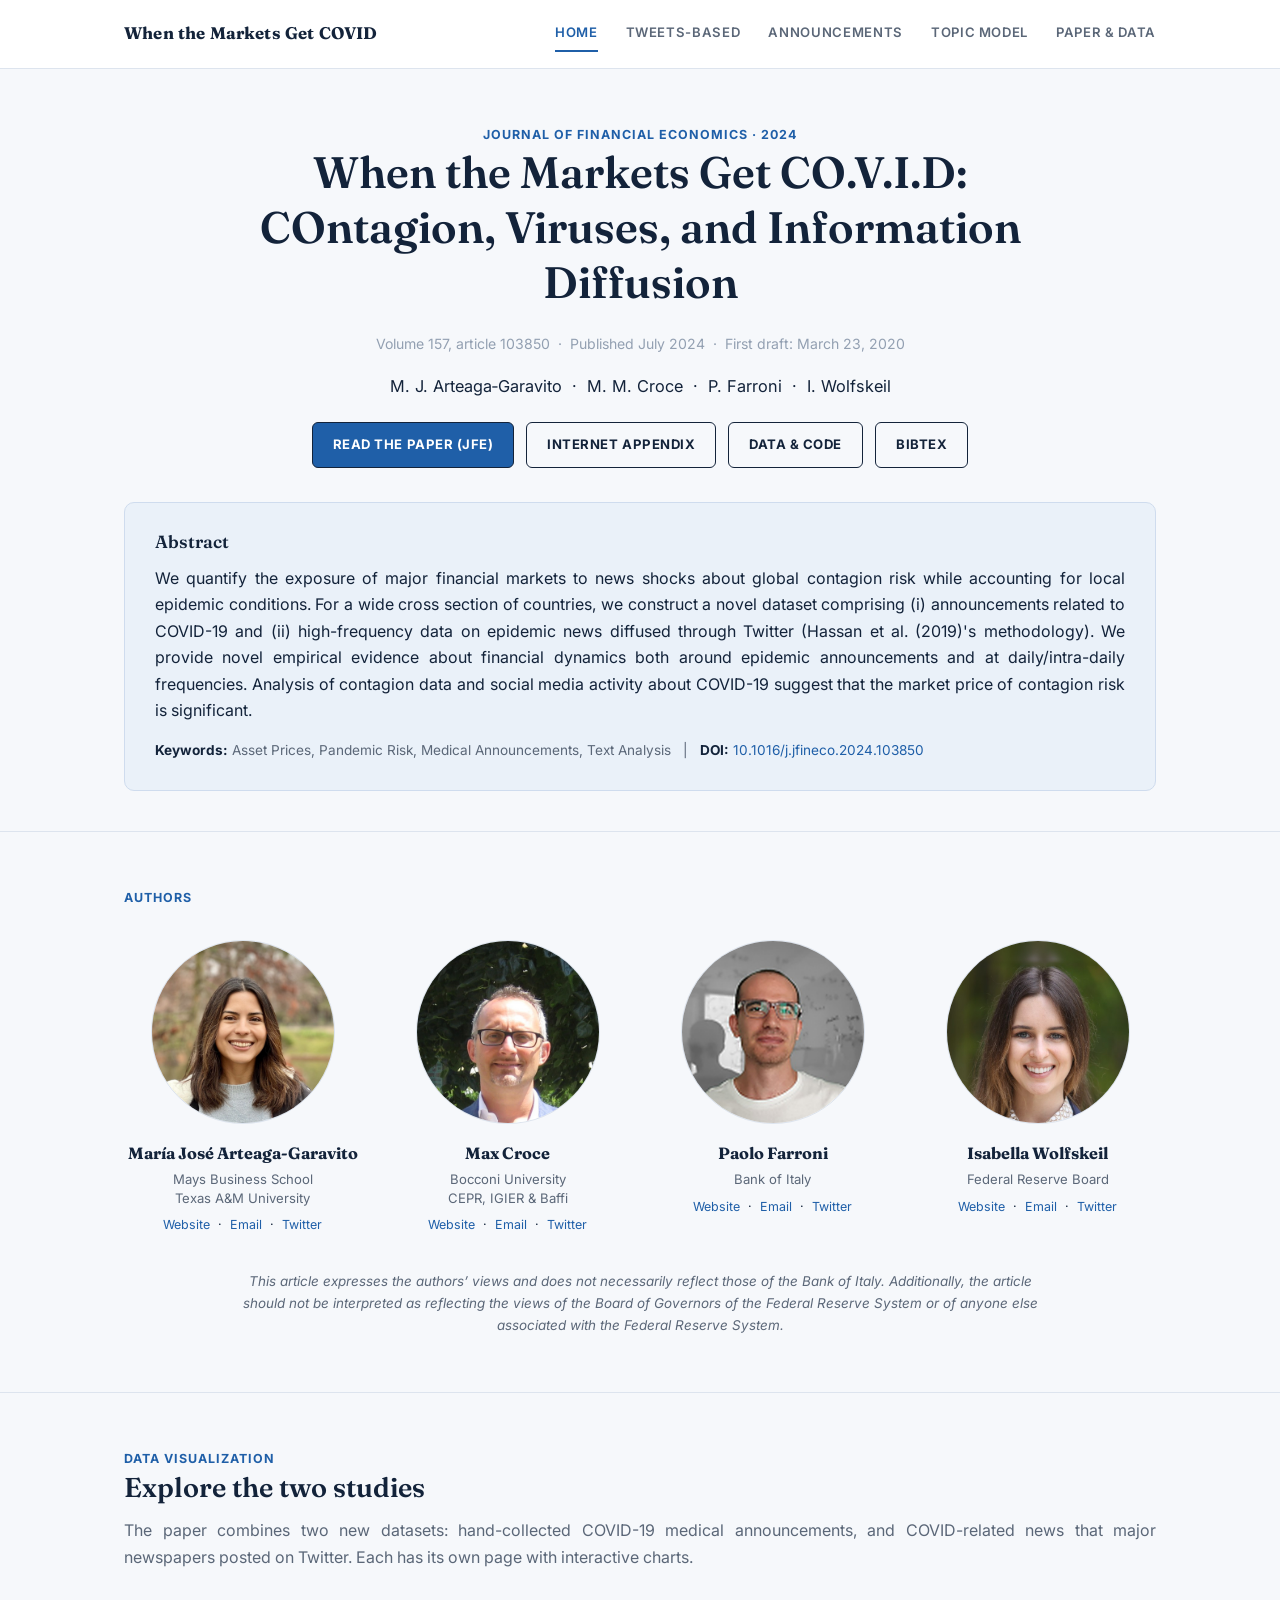
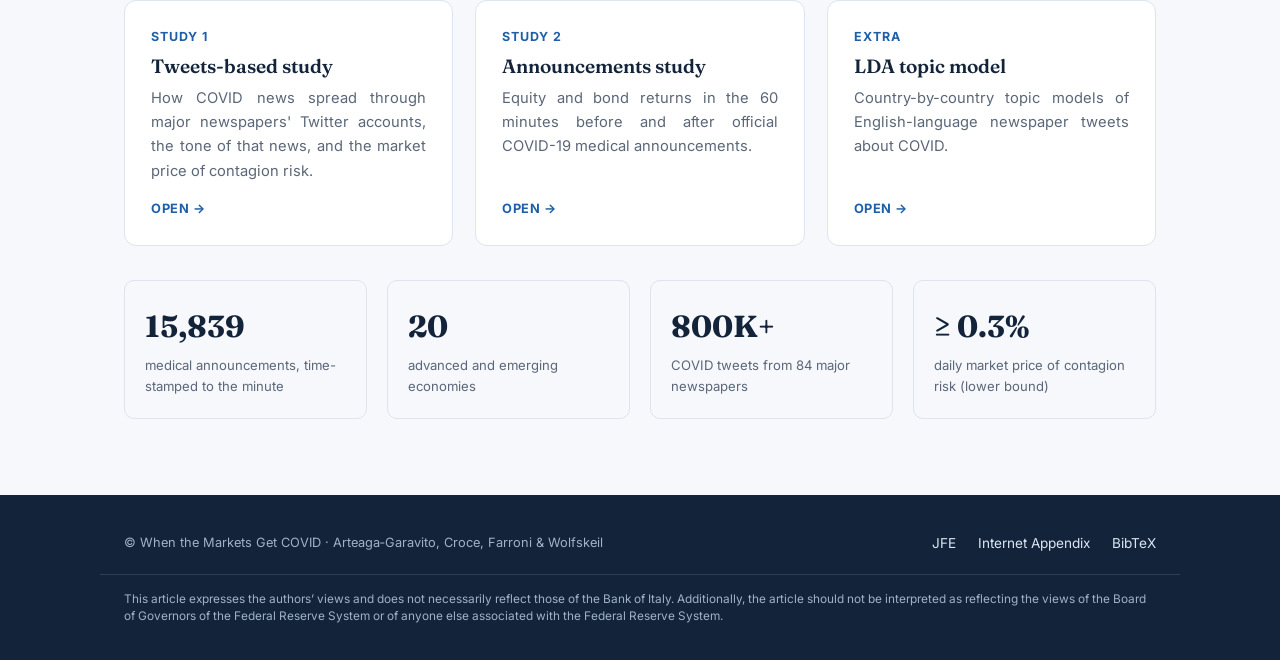
<file: index.html>
<!doctype html>
<html lang="en">
<head>
<meta charset="utf-8">
<meta name="viewport" content="width=device-width, initial-scale=1">
<title>When the Markets Get COVID</title>
<meta name="description" content="When the Markets Get CO.V.I.D: COntagion, Viruses, and Information Diffusion — Arteaga-Garavito, Croce, Farroni &amp; Wolfskeil. Journal of Financial Economics 157 (2024).">
<meta property="og:title" content="When the Markets Get CO.V.I.D">
<meta property="og:description" content="Medical announcements, Twitter-based contagion news, and the market price of viral contagion risk. Journal of Financial Economics (2024).">
<meta property="og:url" content="https://when-markets-get-covid.github.io/">
<link rel="icon" href="assets/img/favicon.svg" type="image/svg+xml">
<link rel="preconnect" href="https://fonts.googleapis.com">
<link rel="preconnect" href="https://fonts.gstatic.com" crossorigin>
<link href="https://fonts.googleapis.com/css2?family=Fraunces:opsz,wght@9..144,400;9..144,600;9..144,700&family=Inter:wght@400;500;600;700&display=swap" rel="stylesheet">
<link rel="stylesheet" href="assets/css/style.css">
</head>
<body>

<header class="site-header">
  <div class="header-inner">
    <a class="brand" href="index.html" style="text-decoration:none;">
      <span class="brand-text"><div class="brand-title">When the Markets Get COVID</div></span>
    </a>
    <nav class="site-nav">
      <a href="index.html" class="active">Home</a>
      <a href="tweets.html">Tweets-based</a>
      <a href="announcements.html">Announcements</a>
      <a href="topics.html">Topic Model</a>
      <a href="data.html">Paper &amp; Data</a>
    </nav>
  </div>
</header>

<section class="hero hero-center">
  <div class="container">
    <div class="eyebrow">Journal of Financial Economics &middot; 2024</div>
    <h1>When the Markets Get CO.V.I.D: COntagion, Viruses, and Information Diffusion</h1>
    <div class="dateline">Volume 157, article 103850 &nbsp;&middot;&nbsp; Published July 2024 &nbsp;&middot;&nbsp; First draft: March 23, 2020</div>

    <div class="authorline">
      M. J. Arteaga&#8209;Garavito &nbsp;&middot;&nbsp;
      M. M. Croce &nbsp;&middot;&nbsp;
      P. Farroni &nbsp;&middot;&nbsp;
      I. Wolfskeil
    </div>

    <div class="btn-row">
      <a class="btn solid" href="https://doi.org/10.1016/j.jfineco.2024.103850" target="_blank" rel="noopener">Read the Paper (JFE)</a>
      <a class="btn outline" href="assets/docs/Internet_Appendix.pdf" target="_blank" rel="noopener">Internet Appendix</a>
      <a class="btn outline" href="data.html#data">Data &amp; Code</a>
      <a class="btn outline" href="data.html#bibtex">BibTeX</a>
    </div>

    <div class="card abstract-card">
      <h3>Abstract</h3>
      <p class="justify">We quantify the exposure of major financial markets to news shocks about global contagion risk while accounting for local epidemic conditions. For a wide cross section of countries, we construct a novel dataset comprising (i) announcements related to COVID-19 and (ii) high-frequency data on epidemic news diffused through Twitter (Hassan et al. (2019)'s methodology). We provide novel empirical evidence about financial dynamics both around epidemic announcements and at daily/intra-daily frequencies. Analysis of contagion data and social media activity about COVID-19 suggest that the market price of contagion risk is significant.</p>
      <div class="keywords">
        <strong>Keywords:</strong> Asset Prices, Pandemic Risk, Medical Announcements, Text Analysis &nbsp;&nbsp;|&nbsp;&nbsp;
        <strong>DOI:</strong> <a href="https://doi.org/10.1016/j.jfineco.2024.103850" target="_blank" rel="noopener">10.1016/j.jfineco.2024.103850</a>
      </div>
    </div>
  </div>
</section>

<section class="page-section" id="authors">
  <div class="container">
    <div class="eyebrow">Authors</div>

    <div class="authors-grid">
      <div class="author-card">
        <div class="author-photo"><img src="assets/img/authors/majo.jpg" alt="María José Arteaga-Garavito"></div>
        <div class="author-name">María José Arteaga&#8209;Garavito</div>
        <div class="author-role">Mays Business School<br>Texas A&amp;M University</div>
        <div class="author-links">
          <a href="https://majoarteaga.github.io/" target="_blank" rel="noopener">Website</a> &middot;
          <a href="mailto:maria.arteaga@tamu.edu">Email</a> &middot;
          <a href="https://twitter.com/MajoArteaga" target="_blank" rel="noopener">Twitter</a>
        </div>
      </div>

      <div class="author-card">
        <div class="author-photo"><img src="assets/img/authors/max.jpg" alt="Max Croce"></div>
        <div class="author-name">Max Croce</div>
        <div class="author-role">Bocconi University<br>CEPR, IGIER &amp; Baffi</div>
        <div class="author-links">
          <a href="https://mmcroce.com/" target="_blank" rel="noopener">Website</a> &middot;
          <a href="mailto:mmc287@gmail.com">Email</a> &middot;
          <a href="https://twitter.com/MCroce_MacroFin" target="_blank" rel="noopener">Twitter</a>
        </div>
      </div>

      <div class="author-card">
        <div class="author-photo"><img src="assets/img/authors/paolo.jpg" alt="Paolo Farroni"></div>
        <div class="author-name">Paolo Farroni</div>
        <div class="author-role">Bank of Italy</div>
        <div class="author-links">
          <a href="https://sites.google.com/view/paolofarroni/home" target="_blank" rel="noopener">Website</a> &middot;
          <a href="mailto:Paolo.Farroni@bancaditalia.it">Email</a> &middot;
          <a href="https://twitter.com/Pfarroni1" target="_blank" rel="noopener">Twitter</a>
        </div>
      </div>

      <div class="author-card">
        <div class="author-photo"><img src="assets/img/authors/isabella.jpg" alt="Isabella Wolfskeil"></div>
        <div class="author-name">Isabella Wolfskeil</div>
        <div class="author-role">Federal Reserve Board</div>
        <div class="author-links">
          <a href="https://sites.google.com/view/wolfskeil/research" target="_blank" rel="noopener">Website</a> &middot;
          <a href="mailto:isabella.m.wolfskeil@frb.gov">Email</a> &middot;
          <a href="https://twitter.com/WolfskeilI" target="_blank" rel="noopener">Twitter</a>
        </div>
      </div>
    </div>

    <p class="disclaimer">This article expresses the authors&rsquo; views and does not necessarily reflect those of the Bank of Italy. Additionally, the article should not be interpreted as reflecting the views of the Board of Governors of the Federal Reserve System or of anyone else associated with the Federal Reserve System.</p>
  </div>
</section>

<section class="page-section">
  <div class="container">
    <div class="eyebrow">Data Visualization</div>
    <h2 class="section-title">Explore the two studies</h2>
    <p class="section-intro">The paper combines two new datasets: hand-collected COVID-19 medical announcements, and COVID-related news that major newspapers posted on Twitter. Each has its own page with interactive charts.</p>

    <div class="study-grid">
      <a class="study-card" href="tweets.html">
        <div class="eyebrow">Study 1</div>
        <h3>Tweets-based study</h3>
        <p>How COVID news spread through major newspapers' Twitter accounts, the tone of that news, and the market price of contagion risk.</p>
        <span class="go">Open &rarr;</span>
      </a>
      <a class="study-card" href="announcements.html">
        <div class="eyebrow">Study 2</div>
        <h3>Announcements study</h3>
        <p>Equity and bond returns in the 60 minutes before and after official COVID-19 medical announcements.</p>
        <span class="go">Open &rarr;</span>
      </a>
      <a class="study-card" href="topics.html">
        <div class="eyebrow">Extra</div>
        <h3>LDA topic model</h3>
        <p>Country-by-country topic models of English-language newspaper tweets about COVID.</p>
        <span class="go">Open &rarr;</span>
      </a>
    </div>

    <div class="stat-strip">
      <div class="stat-box"><div class="stat-num">15,839</div><div class="stat-label">medical announcements, time-stamped to the minute</div></div>
      <div class="stat-box"><div class="stat-num">20</div><div class="stat-label">advanced and emerging economies</div></div>
      <div class="stat-box"><div class="stat-num">800K+</div><div class="stat-label">COVID tweets from 84 major newspapers</div></div>
      <div class="stat-box"><div class="stat-num">&ge; 0.3%</div><div class="stat-label">daily market price of contagion risk (lower bound)</div></div>
    </div>
  </div>
</section>

<footer class="site-footer">
  <div class="footer-inner">
    <div class="footer-note">&copy; When the Markets Get COVID &middot; Arteaga&#8209;Garavito, Croce, Farroni &amp; Wolfskeil</div>
    <div>
      <a href="https://doi.org/10.1016/j.jfineco.2024.103850" target="_blank" rel="noopener">JFE</a>
      <a href="assets/docs/Internet_Appendix.pdf" target="_blank" rel="noopener">Internet Appendix</a>
      <a href="data.html#bibtex">BibTeX</a>
    </div>
  </div>
  <div class="footer-disclaimer">This article expresses the authors&rsquo; views and does not necessarily reflect those of the Bank of Italy. Additionally, the article should not be interpreted as reflecting the views of the Board of Governors of the Federal Reserve System or of anyone else associated with the Federal Reserve System.</div>
</footer>

<script src="assets/js/main.js"></script>
</body>
</html>
</file>
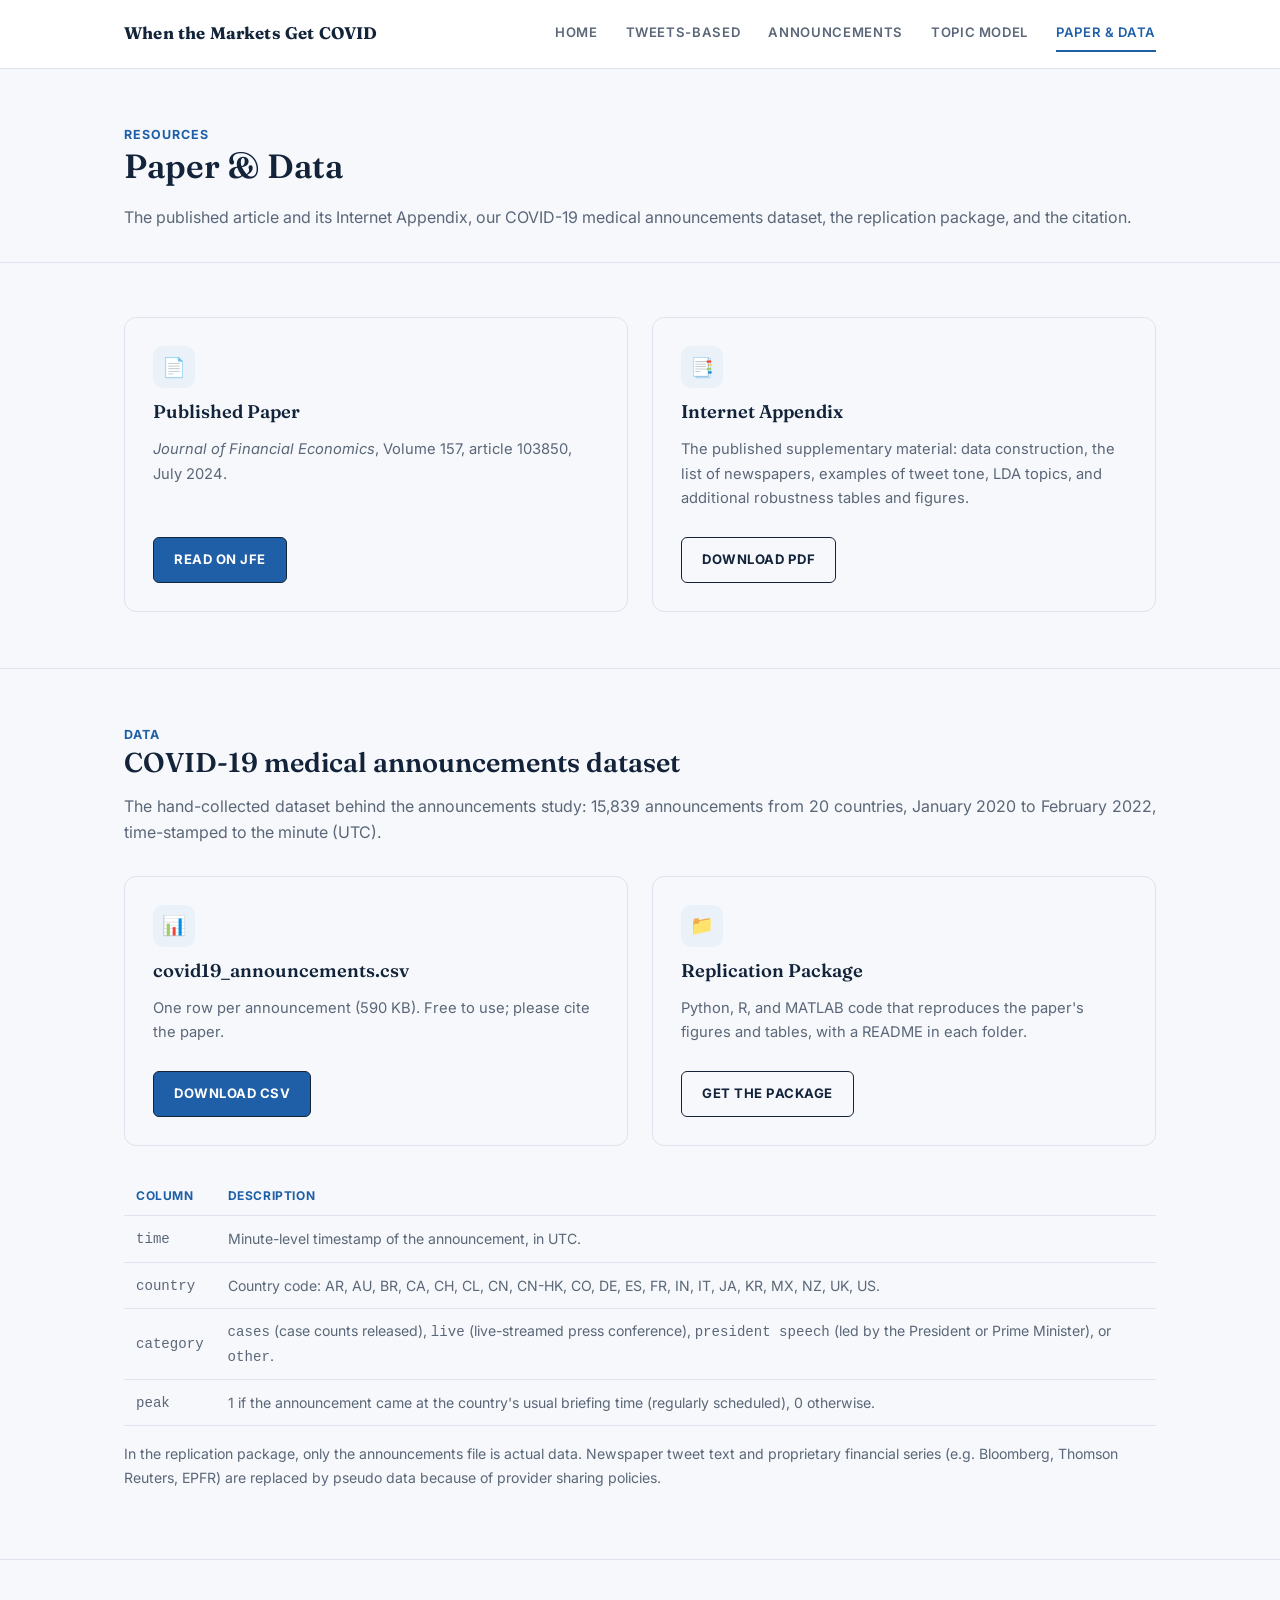
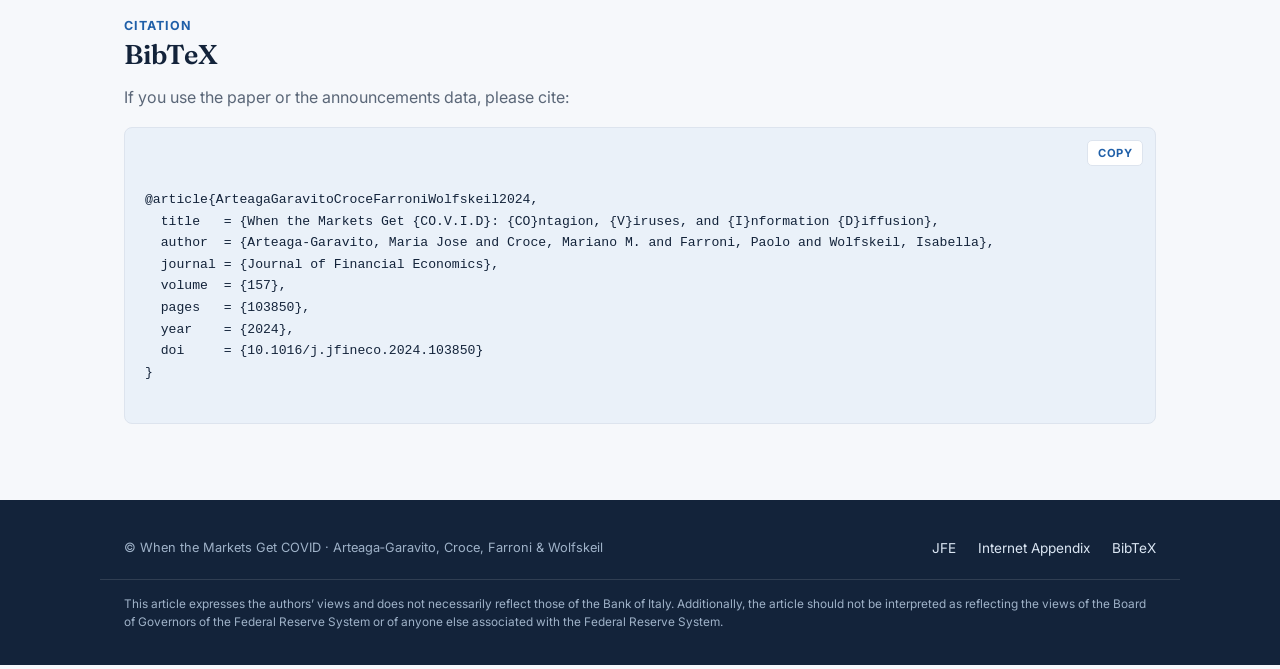
<file: data.html>
<!doctype html>
<html lang="en">
<head>
<meta charset="utf-8">
<meta name="viewport" content="width=device-width, initial-scale=1">
<title>Paper &amp; Data — When the Markets Get COVID</title>
<meta name="description" content="The published paper (Journal of Financial Economics, 2024), its Internet Appendix, the COVID-19 announcements dataset, the replication package and the BibTeX citation.">
<link rel="icon" href="assets/img/favicon.svg" type="image/svg+xml">
<link rel="preconnect" href="https://fonts.googleapis.com">
<link rel="preconnect" href="https://fonts.gstatic.com" crossorigin>
<link href="https://fonts.googleapis.com/css2?family=Fraunces:opsz,wght@9..144,400;9..144,600;9..144,700&family=Inter:wght@400;500;600;700&display=swap" rel="stylesheet">
<link rel="stylesheet" href="assets/css/style.css">
</head>
<body>

<header class="site-header">
  <div class="header-inner">
    <a class="brand" href="index.html" style="text-decoration:none;">
      <span class="brand-text"><div class="brand-title">When the Markets Get COVID</div></span>
    </a>
    <nav class="site-nav">
      <a href="index.html">Home</a>
      <a href="tweets.html">Tweets-based</a>
      <a href="announcements.html">Announcements</a>
      <a href="topics.html">Topic Model</a>
      <a href="data.html" class="active">Paper &amp; Data</a>
    </nav>
  </div>
</header>

<section class="hero" style="padding-bottom:16px;">
  <div class="container">
    <div class="eyebrow">Resources</div>
    <h1 style="font-size:2.1rem;">Paper &amp; Data</h1>
    <p class="section-intro mt-0" style="margin-top:14px;">The published article and its Internet Appendix, our COVID-19 medical announcements dataset, the replication package, and the citation.</p>
  </div>
</section>

<section class="page-section" style="padding-top:24px;">
  <div class="container">
    <div class="download-grid">

      <div class="download-card">
        <div class="icon">&#128196;</div>
        <h3>Published Paper</h3>
        <p><em>Journal of Financial Economics</em>, Volume 157, article 103850, July 2024.</p>
        <div class="btn-row" style="margin-top:0;">
          <a class="btn solid" href="https://doi.org/10.1016/j.jfineco.2024.103850" target="_blank" rel="noopener">Read on JFE</a>
        </div>
      </div>

      <div class="download-card">
        <div class="icon">&#128209;</div>
        <h3>Internet Appendix</h3>
        <p>The published supplementary material: data construction, the list of newspapers, examples of tweet tone, LDA topics, and additional robustness tables and figures.</p>
        <div class="btn-row" style="margin-top:0;">
          <a class="btn outline" href="assets/docs/Internet_Appendix.pdf" target="_blank" rel="noopener">Download PDF</a>
        </div>
      </div>

    </div>
  </div>
</section>

<section class="page-section" id="data">
  <div class="container">
    <div class="eyebrow">Data</div>
    <h2 class="section-title">COVID-19 medical announcements dataset</h2>
    <p class="section-intro">The hand-collected dataset behind the announcements study: 15,839 announcements from 20 countries, January 2020 to February 2022, time-stamped to the minute (UTC).</p>

    <div class="download-grid">
      <div class="download-card">
        <div class="icon">&#128202;</div>
        <h3>covid19_announcements.csv</h3>
        <p>One row per announcement (590 KB). Free to use; please cite the paper.</p>
        <div class="btn-row" style="margin-top:0;">
          <a class="btn solid" href="assets/data/covid19_announcements.csv" download>Download CSV</a>
        </div>
      </div>

      <div class="download-card">
        <div class="icon">&#128193;</div>
        <h3>Replication Package</h3>
        <p>Python, R, and MATLAB code that reproduces the paper's figures and tables, with a README in each folder.</p>
        <div class="btn-row" style="margin-top:0;">
          <a class="btn outline" href="https://www.dropbox.com/scl/fi/1ijkpfpewtv6sd4wf2x7v/Data_JFE.zip?rlkey=u1lxh07bniha4bqmrmkcmp7tc&amp;dl=0" target="_blank" rel="noopener">Get the Package</a>
        </div>
      </div>
    </div>

    <table class="data-table" style="margin-top:30px;">
      <thead><tr><th>Column</th><th>Description</th></tr></thead>
      <tbody>
        <tr><td><code>time</code></td><td>Minute-level timestamp of the announcement, in UTC.</td></tr>
        <tr><td><code>country</code></td><td>Country code: AR, AU, BR, CA, CH, CL, CN, CN-HK, CO, DE, ES, FR, IN, IT, JA, KR, MX, NZ, UK, US.</td></tr>
        <tr><td><code>category</code></td><td><code>cases</code> (case counts released), <code>live</code> (live-streamed press conference), <code>president speech</code> (led by the President or Prime Minister), or <code>other</code>.</td></tr>
        <tr><td><code>peak</code></td><td>1 if the announcement came at the country's usual briefing time (regularly scheduled), 0 otherwise.</td></tr>
      </tbody>
    </table>
    <p style="margin-top:16px; font-size:0.88rem; color:var(--gray);">In the replication package, only the announcements file is actual data. Newspaper tweet text and proprietary financial series (e.g. Bloomberg, Thomson Reuters, EPFR) are replaced by pseudo data because of provider sharing policies.</p>
  </div>
</section>

<section class="page-section" id="bibtex" style="border-bottom:none;">
  <div class="container">
    <div class="eyebrow">Citation</div>
    <h2 class="section-title">BibTeX</h2>
    <p class="section-intro">If you use the paper or the announcements data, please cite:</p>

    <div class="bibtex-box">
<button class="copy-btn" data-copy-target="#bibtex-code">Copy</button>
<code id="bibtex-code">@article{ArteagaGaravitoCroceFarroniWolfskeil2024,
  title   = {When the Markets Get {CO.V.I.D}: {CO}ntagion, {V}iruses, and {I}nformation {D}iffusion},
  author  = {Arteaga-Garavito, Maria Jose and Croce, Mariano M. and Farroni, Paolo and Wolfskeil, Isabella},
  journal = {Journal of Financial Economics},
  volume  = {157},
  pages   = {103850},
  year    = {2024},
  doi     = {10.1016/j.jfineco.2024.103850}
}</code>
    </div>
  </div>
</section>

<footer class="site-footer">
  <div class="footer-inner">
    <div class="footer-note">&copy; When the Markets Get COVID &middot; Arteaga&#8209;Garavito, Croce, Farroni &amp; Wolfskeil</div>
    <div>
      <a href="https://doi.org/10.1016/j.jfineco.2024.103850" target="_blank" rel="noopener">JFE</a>
      <a href="assets/docs/Internet_Appendix.pdf" target="_blank" rel="noopener">Internet Appendix</a>
      <a href="data.html#bibtex">BibTeX</a>
    </div>
  </div>
  <div class="footer-disclaimer">This article expresses the authors&rsquo; views and does not necessarily reflect those of the Bank of Italy. Additionally, the article should not be interpreted as reflecting the views of the Board of Governors of the Federal Reserve System or of anyone else associated with the Federal Reserve System.</div>
</footer>

<script src="assets/js/main.js"></script>
</body>
</html>
</file>
<file: assets/css/style.css>
/* When the Markets Get COVID — site stylesheet.
   Base palette and components shared with international-climate-news.github.io; additions at the bottom. */

:root {
  --ink: #13233a;
  --accent: #1f5fa8;
  --accent-dark: #174a85;
  --gray: #5b6778;
  --gray-light: #93a0b2;
  --border: #dde4ee;
  --tint: #eaf1f9;
  --tint-border: #cfdcee;
  --bg: #f6f8fb;
  --card-bg: #ffffff;
  --max-w: 1080px;
  --slate: #5aa7d8;
}

* { box-sizing: border-box; }

html { scroll-behavior: smooth; }

body {
  margin: 0;
  background: var(--bg);
  color: var(--ink);
  font-family: "Inter", -apple-system, BlinkMacSystemFont, "Segoe UI", sans-serif;
  font-size: 16px;
  line-height: 1.65;
  -webkit-font-smoothing: antialiased;
}

h1, h2, h3, h4 {
  font-family: "Fraunces", Georgia, "Times New Roman", serif;
  color: var(--ink);
  line-height: 1.25;
  margin: 0 0 0.5em;
  font-weight: 600;
}

p { margin: 0 0 1em; color: var(--ink); }

a { color: var(--accent); text-decoration: none; }
a:hover { text-decoration: underline; }

img { max-width: 100%; display: block; }

.eyebrow {
  font-size: 0.78rem;
  font-weight: 700;
  letter-spacing: 0.08em;
  text-transform: uppercase;
  color: var(--accent);
}

.eyebrow.muted { color: var(--gray-light); }

.container {
  max-width: var(--max-w);
  margin: 0 auto;
  padding: 0 24px;
}

/* Header / nav */
header.site-header {
  border-bottom: 1px solid var(--border);
  position: sticky;
  top: 0;
  background: rgba(255,255,255,0.96);
  backdrop-filter: blur(6px);
  z-index: 50;
}

.header-inner {
  max-width: var(--max-w);
  margin: 0 auto;
  padding: 16px 24px;
  display: flex;
  align-items: center;
  justify-content: space-between;
  gap: 16px;
  flex-wrap: wrap;
}

.brand {
  display: flex;
  align-items: center;
  gap: 12px;
  color: var(--ink);
}

.brand-text .brand-title {
  font-family: "Fraunces", serif;
  font-weight: 700;
  font-size: 1.05rem;
  color: var(--ink);
  letter-spacing: 0.01em;
}

.brand-text .brand-sub {
  font-size: 0.72rem;
  letter-spacing: 0.08em;
  text-transform: uppercase;
  color: var(--gray-light);
}

nav.site-nav {
  display: flex;
  gap: 28px;
  flex-wrap: wrap;
}

nav.site-nav a {
  font-size: 0.82rem;
  font-weight: 600;
  letter-spacing: 0.05em;
  text-transform: uppercase;
  color: var(--gray);
  padding: 6px 0;
  border-bottom: 2px solid transparent;
}

nav.site-nav a:hover,
nav.site-nav a.active {
  color: var(--accent);
  border-bottom-color: var(--accent);
  text-decoration: none;
}

/* Hero */
.hero {
  padding: 56px 0 40px;
  border-bottom: 1px solid var(--border);
}

.hero h1 {
  font-size: clamp(2rem, 4vw, 2.75rem);
  max-width: 820px;
}

.hero .dateline {
  color: var(--gray-light);
  font-size: 0.88rem;
  margin-top: 6px;
}

.authorline {
  font-size: 1.02rem;
  margin: 18px 0 22px;
  color: var(--ink);
}

.authorline .aff {
  color: var(--gray);
  font-size: 0.86rem;
}

/* Centered hero (Home) */
.hero-center > .container > .eyebrow,
.hero-center > .container > h1,
.hero-center > .container > .dateline,
.hero-center > .container > .authorline {
  text-align: center;
}
.hero-center h1 { margin-left: auto; margin-right: auto; }
.hero-center .btn-row { justify-content: center; }

/* Justified, wide-measure paragraphs */
.justify { text-align: justify; text-align-last: left; }
.wide-justify {
  max-width: none !important;
  text-align: justify;
  text-align-last: left;
}

/* Buttons */
.btn-row {
  display: flex;
  flex-wrap: wrap;
  gap: 12px;
  margin-top: 22px;
}

.btn {
  display: inline-flex;
  align-items: center;
  gap: 8px;
  padding: 11px 20px;
  border-radius: 6px;
  font-size: 0.82rem;
  font-weight: 700;
  letter-spacing: 0.04em;
  text-transform: uppercase;
  border: 1.5px solid var(--ink);
  cursor: pointer;
  font-family: inherit;
}

.btn.solid {
  background: var(--accent);
  color: #fff;
}
.btn.solid:hover { background: var(--accent-dark); text-decoration: none; }

.btn.outline {
  background: transparent;
  color: var(--ink);
}
.btn.outline:hover { background: var(--tint); text-decoration: none; }

/* Abstract card */
.card {
  border: 1px solid var(--border);
  border-radius: 10px;
  padding: 28px 30px;
  background: var(--card-bg);
}

.abstract-card {
  margin-top: 34px;
  background: var(--tint);
  border-color: var(--tint-border);
}

.abstract-card h3 {
  margin-bottom: 12px;
  font-size: 1.1rem;
}

.keywords {
  margin-top: 16px;
  font-size: 0.85rem;
  color: var(--gray);
}

.keywords strong { color: var(--ink); }

/* Sections */
section.page-section {
  padding: 56px 0;
  border-bottom: 1px solid var(--border);
}

section.page-section:last-of-type { border-bottom: none; }

.section-label {
  margin-bottom: 8px;
}

.section-title {
  font-size: 1.7rem;
  max-width: 760px;
}

.section-intro {
  color: var(--gray);
  max-width: none;
  margin-top: 10px;
}

/* Authors grid */
.authors-grid {
  display: grid;
  grid-template-columns: repeat(4, 1fr);
  gap: 28px;
  margin-top: 32px;
}

@media (max-width: 820px) {
  .authors-grid { grid-template-columns: repeat(2, 1fr); }
}
@media (max-width: 480px) {
  .authors-grid { grid-template-columns: 1fr; }
}

.author-card { text-align: center; }

.author-photo {
  width: 184px;
  height: 184px;
  border-radius: 50%;
  overflow: hidden;
  margin: 0 auto 16px;
  border: 1px solid var(--border);
  background: var(--tint);
}

.author-photo img {
  width: 100%;
  height: 100%;
  object-fit: cover;
}

.author-name {
  font-family: "Fraunces", serif;
  font-weight: 700;
  color: var(--ink);
  font-size: 1.02rem;
}

.author-role {
  font-size: 0.82rem;
  color: var(--gray);
  margin-top: 3px;
  line-height: 1.4;
}

.author-links {
  margin-top: 8px;
  font-size: 0.78rem;
}

.author-links a { color: var(--accent); margin: 0 4px; }

/* Videos */
.video-grid {
  display: grid;
  grid-template-columns: 1fr 1fr;
  gap: 28px;
  margin-top: 32px;
}

@media (max-width: 820px) {
  .video-grid { grid-template-columns: 1fr; }
}

.video-frame {
  position: relative;
  width: 100%;
  aspect-ratio: 16 / 9;
  border-radius: 10px;
  overflow: hidden;
  border: 1px solid var(--border);
  background: #000;
}

.video-frame video,
.video-frame iframe {
  width: 100%;
  height: 100%;
  border: 0;
  display: block;
}

.video-caption {
  margin-top: 10px;
  font-size: 0.85rem;
  color: var(--gray);
}

.video-caption strong { color: var(--ink); }

/* Stat strip */
.stat-strip {
  display: grid;
  grid-template-columns: repeat(4, 1fr);
  gap: 20px;
  margin-top: 34px;
}

@media (max-width: 820px) {
  .stat-strip { grid-template-columns: repeat(2, 1fr); }
}

.stat-box {
  border: 1px solid var(--border);
  border-radius: 10px;
  padding: 20px;
}

.stat-num {
  font-family: "Fraunces", serif;
  font-size: 1.9rem;
  color: var(--ink);
  font-weight: 700;
}

.stat-label {
  font-size: 0.82rem;
  color: var(--gray);
  margin-top: 4px;
}

/* Figure block */
.figure-block {
  margin-top: 30px;
  border: 1px solid var(--border);
  border-radius: 10px;
  overflow: hidden;
  background: var(--card-bg);
}

.figure-block img { width: 100%; }

.figure-caption {
  padding: 16px 22px 20px;
  border-top: 1px solid var(--border);
  background: #f9fbfd;
}

.figure-caption .fig-tag {
  font-size: 0.72rem;
  font-weight: 700;
  letter-spacing: 0.06em;
  text-transform: uppercase;
  color: var(--gray-light);
}

.figure-caption p {
  margin: 6px 0 0;
  font-size: 0.9rem;
  color: var(--gray);
}

/* Methodology steps */
.steps {
  margin-top: 30px;
  display: grid;
  grid-template-columns: repeat(3, 1fr);
  gap: 22px;
}

@media (max-width: 820px) {
  .steps { grid-template-columns: 1fr; }
}

.step {
  border: 1px solid var(--border);
  border-radius: 10px;
  padding: 22px;
}

.step-num {
  font-family: "Fraunces", serif;
  color: var(--accent);
  font-size: 1.3rem;
  font-weight: 700;
  margin-bottom: 8px;
}

.step h4 { font-size: 1rem; margin-bottom: 6px; }
.step p { font-size: 0.88rem; color: var(--gray); margin: 0; }

/* Results category cards */
.result-card {
  margin-top: 36px;
  border: 1px solid var(--border);
  border-radius: 12px;
  overflow: hidden;
}

.result-head {
  padding: 24px 28px 0;
}

.result-head .eyebrow { color: var(--accent); }

.result-head h3 {
  font-size: 1.4rem;
  margin: 6px 0 10px;
}

.result-head p {
  color: var(--gray);
  text-align: justify;
  text-align-last: left;
}

.result-figure { padding: 8px 28px 28px; }

.result-figure img {
  border: 1px solid var(--border);
  border-radius: 8px;
}

.result-figure .figure-caption {
  border: none;
  padding: 14px 2px 0;
  background: transparent;
}

.finding-box {
  margin: 0 28px 26px;
  background: var(--tint);
  border: 1px solid var(--tint-border);
  border-radius: 8px;
  padding: 16px 20px;
}

.finding-box .eyebrow { color: var(--ink); font-size: 0.72rem; }
.finding-box p { margin: 6px 0 0; font-size: 0.92rem; }

/* Download cards */
.download-grid {
  display: grid;
  grid-template-columns: 1fr 1fr;
  gap: 24px;
  margin-top: 30px;
}

@media (max-width: 820px) {
  .download-grid { grid-template-columns: 1fr; }
}

.download-card {
  border: 1px solid var(--border);
  border-radius: 12px;
  padding: 28px;
  display: flex;
  flex-direction: column;
  gap: 12px;
}

.download-card .icon {
  width: 42px;
  height: 42px;
  border-radius: 10px;
  background: var(--tint);
  display: flex;
  align-items: center;
  justify-content: center;
  color: var(--accent);
  font-size: 1.2rem;
}

.download-card h3 { font-size: 1.15rem; margin-bottom: 2px; }
.download-card p { color: var(--gray); font-size: 0.92rem; flex-grow: 1; }

/* Bibtex */
.bibtex-box {
  margin-top: 14px;
  background: var(--tint);
  border: 1px solid var(--border);
  border-radius: 8px;
  padding: 18px 20px;
  font-family: "SFMono-Regular", Consolas, "Liberation Mono", Menlo, monospace;
  font-size: 0.82rem;
  color: var(--ink);
  white-space: pre-wrap;
  word-break: break-word;
  position: relative;
}

.copy-btn {
  position: absolute;
  top: 12px;
  right: 12px;
  font-size: 0.7rem;
  font-weight: 700;
  letter-spacing: 0.04em;
  text-transform: uppercase;
  background: var(--card-bg);
  border: 1px solid var(--border);
  border-radius: 5px;
  padding: 5px 10px;
  cursor: pointer;
  color: var(--accent);
  font-family: "Inter", sans-serif;
}
.copy-btn:hover { background: var(--tint); }

/* Data dictionary table */
.data-table {
  margin-top: 16px;
  width: 100%;
  border-collapse: collapse;
  font-size: 0.88rem;
}

.data-table th, .data-table td {
  text-align: left;
  padding: 10px 12px;
  border-bottom: 1px solid var(--border);
}

.data-table th {
  color: var(--accent);
  font-size: 0.75rem;
  text-transform: uppercase;
  letter-spacing: 0.05em;
}

.data-table td { color: var(--gray); }

/* Footer */
footer.site-footer {
  background: var(--ink);
  color: #dbe6f3;
  padding: 34px 0;
  margin-top: 20px;
}

.footer-inner {
  max-width: var(--max-w);
  margin: 0 auto;
  padding: 0 24px;
  display: flex;
  align-items: center;
  justify-content: space-between;
  flex-wrap: wrap;
  gap: 16px;
}

.footer-inner a {
  color: #dbe6f3;
  font-size: 0.85rem;
  margin-left: 18px;
}

.footer-inner a:first-of-type { margin-left: 0; }

.footer-note {
  font-size: 0.8rem;
  color: #9fb2c8;
}

/* Utility */
.mt-0 { margin-top: 0; }
.text-center { text-align: center; }

/* ------------------------------------------------------------------
   Additions for the COVID site
   ------------------------------------------------------------------ */


/* Authors without a photo */
.author-photo.initials {
  display: flex;
  align-items: center;
  justify-content: center;
  font-family: "Fraunces", serif;
  font-size: 2.6rem;
  font-weight: 600;
  color: var(--accent);
}

/* Study cards on Home */
.study-grid {
  display: grid;
  grid-template-columns: repeat(3, 1fr);
  gap: 22px;
  margin-top: 30px;
}
@media (max-width: 820px) { .study-grid { grid-template-columns: 1fr; } }

.study-card {
  border: 1px solid var(--border);
  border-radius: 12px;
  padding: 26px;
  background: var(--card-bg);
  display: flex;
  flex-direction: column;
  color: var(--ink);
}
.study-card:hover { border-color: var(--accent); text-decoration: none; }
.study-card h3 { font-size: 1.2rem; margin: 6px 0 8px; }
.study-card p { color: var(--gray); font-size: 0.92rem; flex-grow: 1; }
.study-card .go { color: var(--accent); font-weight: 700; font-size: 0.8rem; letter-spacing: 0.04em; text-transform: uppercase; }

/* Narrative blocks (the Google Sites "grey band" text, restyled) */
.lead-band {
  background: var(--tint);
  border-top: 1px solid var(--tint-border);
  border-bottom: 1px solid var(--tint-border);
  padding: 34px 0;
}
.lead-band p {
  font-family: "Fraunces", serif;
  font-size: 1.18rem;
  line-height: 1.6;
  margin: 0;
  max-width: none;
}

.story { padding: 44px 0 8px; }
.story h2 { font-size: 1.45rem; margin-top: 6px; }
.story p { max-width: none; }

/* Body text spans the full content column, like the charts and figures */
.story p, .lead-band p, .takeaway p, .takeaway li, .footnote, .section-intro, .figure-caption p, .study-card p {
  text-align: justify;
  text-align-last: left;
  hyphens: auto;
}
.story .muted { color: var(--gray); font-size: 0.92rem; }

.takeaway {
  background: var(--tint);
  border: 1px solid var(--tint-border);
  border-left: 3px solid var(--accent);
  border-radius: 8px;
  padding: 16px 20px;
  margin: 22px 0 0;
  max-width: none;
}
.takeaway .eyebrow { font-size: 0.72rem; }
.takeaway p { margin: 6px 0 0; }
.takeaway ol { margin: 8px 0 0; padding-left: 20px; }
.takeaway li { margin-bottom: 6px; }

.footnote {
  font-size: 0.86rem;
  color: var(--gray);
  border-top: 1px solid var(--border);
  padding-top: 10px;
  margin-top: 14px;
  max-width: none;
}

/* Interactive charts */
.chart-block {
  margin-top: 26px;
  border: 1px solid var(--border);
  border-radius: 10px;
  overflow: hidden;
  background: var(--card-bg);
}
.chart-head {
  padding: 18px 22px 0;
}
.chart-head h3 { font-size: 1.08rem; margin: 4px 0 0; }
.chart-head .eyebrow { font-size: 0.7rem; }
.plot { width: 100%; height: 440px; }
.plot.tall { height: 560px; }
.plot-hint { font-size: 0.78rem; color: var(--gray-light); padding: 0 22px; }

/* Math */
.math-block {
  background: var(--card-bg);
  border: 1px solid var(--border);
  border-radius: 8px;
  padding: 10px 18px;
  margin: 18px 0;
  max-width: none;
  overflow-x: auto;
}
.math-block .katex-display { margin: 0.6em 0; }
.katex { font-size: 1.08em; }

/* Two figures side by side */
.fig-pair {
  display: grid;
  grid-template-columns: 1fr 1fr;
  gap: 0;
}
.fig-pair > div { min-width: 0; padding: 14px; }
.fig-pair > div + div { border-left: 1px solid var(--border); }
.fig-pair .panel-label {
  font-size: 0.72rem;
  font-weight: 700;
  letter-spacing: 0.06em;
  text-transform: uppercase;
  color: var(--gray);
  text-align: center;
  margin-bottom: 6px;
}
@media (max-width: 640px) {
  .fig-pair { grid-template-columns: 1fr; }
  .fig-pair > div + div { border-left: none; border-top: 1px solid var(--border); }
}
.figure-block .pad { padding: 14px; background: #fff; }

/* Tables with numbers */
.table-scroll { overflow-x: auto; margin-top: 18px; }
.data-table.num td, .data-table.num th { text-align: right; white-space: nowrap; }
.data-table.num td:first-child, .data-table.num th:first-child { text-align: left; }
.data-table tfoot td { font-weight: 700; color: var(--ink); }
.data-table .bar { display: inline-block; height: 6px; border-radius: 3px; background: var(--accent); opacity: .5; vertical-align: middle; margin-right: 8px; }

details.more {
  margin-top: 24px;
  border: 1px solid var(--border);
  border-radius: 10px;
  padding: 14px 20px;
  background: var(--card-bg);
}
details.more summary {
  cursor: pointer;
  font-weight: 600;
  color: var(--accent);
}
details.more[open] summary { margin-bottom: 6px; }

/* Announcements explorer */
.explorer-controls {
  display: flex;
  flex-wrap: wrap;
  gap: 12px 20px;
  align-items: center;
  justify-content: space-between;
  padding: 18px 22px 0;
}
.explorer-controls select, .lda-controls select {
  font: inherit;
  font-size: 0.92rem;
  padding: 8px 12px;
  border-radius: 6px;
  border: 1px solid var(--border);
  background: #fff;
  color: var(--ink);
}
.legend { display: flex; flex-wrap: wrap; gap: 6px 16px; font-size: 0.82rem; color: var(--gray); }
.legend span { display: inline-flex; align-items: center; gap: 6px; }
.legend i { width: 11px; height: 11px; border-radius: 2px; display: inline-block; }
.explorer-summary {
  display: grid;
  grid-template-columns: repeat(4, 1fr);
  gap: 14px;
  padding: 16px 22px 4px;
}
.explorer-summary > div { border-top: 2px solid var(--border); padding-top: 8px; }
.explorer-summary .n { font-family: "Fraunces", serif; font-size: 1.35rem; font-weight: 600; }
.explorer-summary .l { font-size: 0.78rem; color: var(--gray); }
@media (max-width: 640px) { .explorer-summary { grid-template-columns: repeat(2, 1fr); } }
#chart { position: relative; padding: 4px 16px 0; }
#chart svg { width: 100%; height: auto; display: block; }
#chart .tip {
  position: absolute;
  pointer-events: none;
  background: var(--ink);
  color: #eaf1f9;
  font-size: 0.8rem;
  padding: 8px 10px;
  border-radius: 6px;
  white-space: nowrap;
  opacity: 0;
  transition: opacity .1s;
}

/* LDA viewer */
.lda-controls { display: flex; flex-wrap: wrap; gap: 8px; margin-top: 22px; }
.lda-controls button {
  font: inherit;
  font-size: 0.82rem;
  font-weight: 600;
  padding: 7px 14px;
  border-radius: 999px;
  border: 1px solid var(--border);
  background: var(--card-bg);
  color: var(--gray);
  cursor: pointer;
}
.lda-controls button:hover { border-color: var(--accent); color: var(--accent); }
.lda-controls button.active { background: var(--accent); border-color: var(--accent); color: #fff; }
.lda-frame {
  margin-top: 18px;
  border: 1px solid var(--border);
  border-radius: 10px;
  background: #fff;
  overflow: hidden;
  position: relative;
}
.lda-frame iframe { display: block; width: 1220px; height: 900px; border: 0; }

/* Mobile */
@media (max-width: 640px) {
  .container, .header-inner, .footer-inner { padding-left: 16px; padding-right: 16px; }
  nav.site-nav { gap: 14px; }
  .author-photo { width: 140px; height: 140px; }
  .plot { height: 360px; }
  .plot.tall { height: 520px; }
  .card { padding: 22px 18px; }
}

/* Bank of Italy / Federal Reserve disclaimer */
.disclaimer {
  margin: 34px auto 0;
  max-width: 820px;
  text-align: center;
  font-size: 0.84rem;
  font-style: italic;
  color: var(--gray);
}
.footer-disclaimer {
  max-width: var(--max-w);
  margin: 18px auto 0;
  padding: 16px 24px 0;
  border-top: 1px solid rgba(255, 255, 255, 0.12);
  font-size: 0.74rem;
  line-height: 1.5;
  color: #9fb2c8;
}
@media (max-width: 640px) { .footer-disclaimer { padding-left: 16px; padding-right: 16px; } }
</file>
